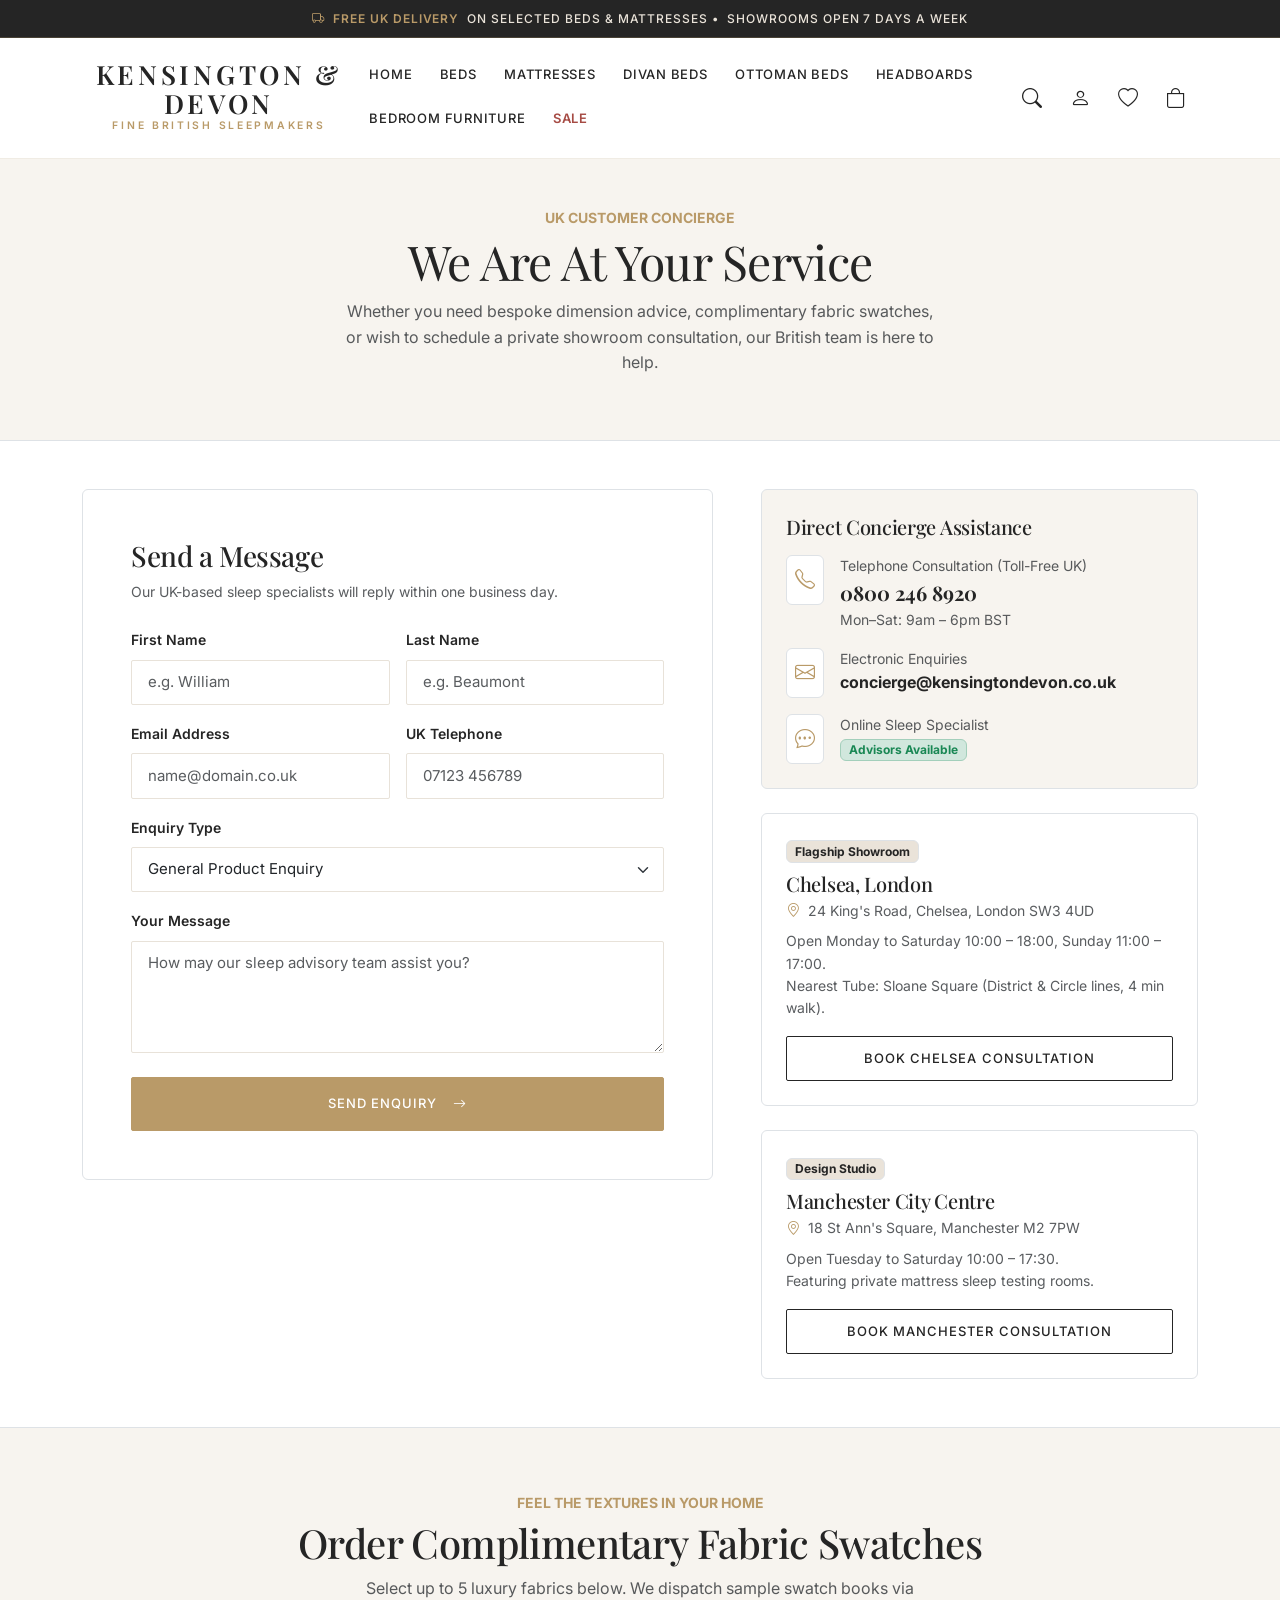
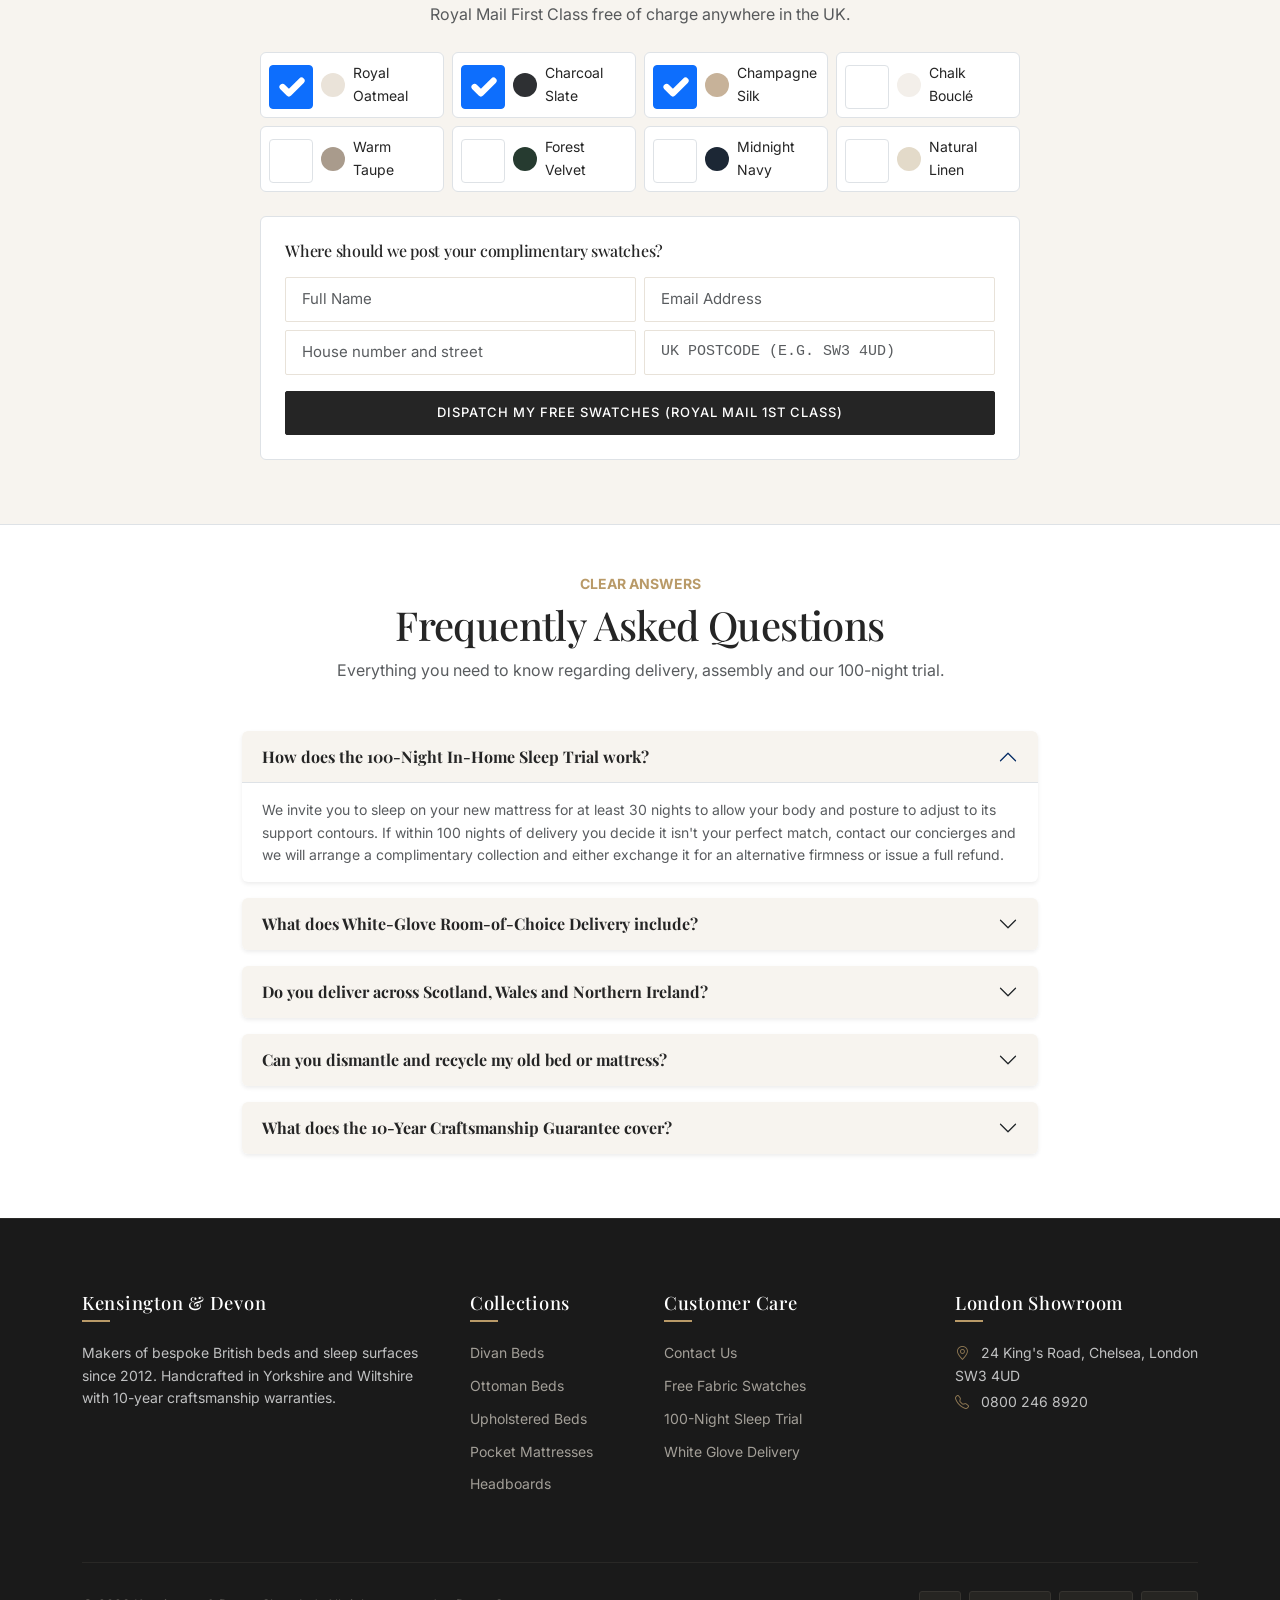
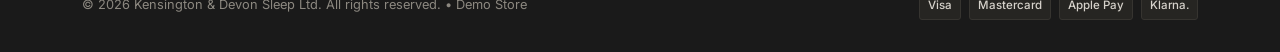
<file: bed-store/contact.html>
<!DOCTYPE html>
<html lang="en-GB">
<head>
  <meta charset="UTF-8">
  <meta name="viewport" content="width=device-width, initial-scale=1.0, maximum-scale=5.0">
  <title>Contact Us &amp; UK Showrooms | Kensington &amp; Devon</title>
  <meta name="description" content="Speak with our UK sleep concierges, request complimentary fabric swatches, or book a private appointment at our Chelsea and Manchester showrooms.">
  <meta name="theme-color" content="#252525">

  <link rel="icon" href="data:image/svg+xml,<svg xmlns='http://www.w3.org/2000/svg' viewBox='0 0 100 100'><text y='.9em' font-size='90'>🛏️</text></svg>">
  <link rel="preconnect" href="https://fonts.googleapis.com">
  <link rel="preconnect" href="https://fonts.gstatic.com" crossorigin>
  <link href="https://fonts.googleapis.com/css2?family=Inter:wght@300;400;500;600;700&family=Playfair+Display:ital,wght@0,400;0,500;0,600;0,700;1,400;1,600&display=swap" rel="stylesheet">
  <link rel="stylesheet" href="https://cdn.jsdelivr.net/npm/bootstrap@5.3.3/dist/css/bootstrap.min.css">
  <link rel="stylesheet" href="https://cdn.jsdelivr.net/npm/bootstrap-icons@1.11.3/font/bootstrap-icons.min.css">
  <link rel="stylesheet" href="css/style.css">
</head>
<body>

  <!-- Announcement Bar -->
  <aside class="announcement-bar px-3" aria-label="Announcement">
    <div class="container-fluid text-center">
      <span class="badge-highlight me-1"><i class="bi bi-truck me-1"></i> FREE UK DELIVERY</span>
      ON SELECTED BEDS & MATTRESSES &bull; 
      <span class="d-none d-sm-inline ms-1">SHOWROOMS OPEN 7 DAYS A WEEK</span>
    </div>
  </aside>

  <!-- Header -->
  <header class="site-header" id="mainHeader">
    <div class="container-xl">
      <div class="d-flex align-items-center justify-content-between py-2 py-lg-3">
        <div class="d-lg-none">
          <button class="header-icon-btn" type="button" data-bs-toggle="offcanvas" data-bs-target="#mobileNavDrawer" aria-label="Open Navigation">
            <i class="bi bi-list fs-2"></i>
          </button>
        </div>

        <div class="header-brand">
          <a href="index.html" class="text-decoration-none d-inline-block">
            <span class="brand-title">Kensington &amp; Devon</span>
            <span class="brand-subtitle">Fine British Sleepmakers</span>
          </a>
        </div>

        <nav class="main-nav d-none d-lg-flex align-items-center justify-content-center" aria-label="Main Navigation">
          <ul class="nav">
            <li class="nav-item"><a class="nav-link" href="index.html">Home</a></li>
            <li class="nav-item"><a class="nav-link" href="shop.html?category=beds">Beds</a></li>
            <li class="nav-item"><a class="nav-link" href="shop.html?category=mattresses">Mattresses</a></li>
            <li class="nav-item"><a class="nav-link" href="shop.html?category=divan-beds">Divan Beds</a></li>
            <li class="nav-item"><a class="nav-link" href="shop.html?category=ottoman-beds">Ottoman Beds</a></li>
            <li class="nav-item"><a class="nav-link" href="shop.html?category=headboards">Headboards</a></li>
            <li class="nav-item"><a class="nav-link" href="shop.html?category=bedroom-furniture">Bedroom Furniture</a></li>
            <li class="nav-item"><a class="nav-link nav-sale" href="shop.html?sale=true">Sale</a></li>
          </ul>
        </nav>

        <div class="header-actions">
          <button class="header-icon-btn" type="button" data-bs-toggle="modal" data-bs-target="#searchModal" aria-label="Search">
            <i class="bi bi-search"></i>
          </button>
          <button class="header-icon-btn d-none d-sm-inline-flex" type="button" data-bs-toggle="modal" data-bs-target="#accountModal" aria-label="Account">
            <i class="bi bi-person"></i>
          </button>
          <button class="header-icon-btn" type="button" data-action="open-wishlist" aria-label="Wishlist">
            <i class="bi bi-heart"></i>
            <span class="icon-badge wishlist-counter-badge" style="display: none;">0</span>
          </button>
          <button class="header-icon-btn" type="button" data-action="open-cart" aria-label="Shopping Basket">
            <i class="bi bi-bag"></i>
            <span class="icon-badge cart-counter-badge" style="display: none;">0</span>
          </button>
        </div>
      </div>
    </div>
  </header>

  <!-- Mobile Nav Drawer -->
  <div class="offcanvas offcanvas-start mobile-nav-drawer" tabindex="-1" id="mobileNavDrawer">
    <div class="offcanvas-header border-bottom p-3">
      <div>
        <span class="font-serif fw-bold fs-5 text-charcoal d-block">Kensington &amp; Devon</span>
        <span class="small text-gold text-uppercase letter-spacing-1">Fine British Sleepmakers</span>
      </div>
      <button type="button" class="btn-close" data-bs-dismiss="offcanvas" aria-label="Close"></button>
    </div>
    <div class="offcanvas-body p-0">
      <nav class="d-flex flex-column">
        <a href="index.html" class="mobile-nav-link">Home <i class="bi bi-chevron-right text-muted small"></i></a>
        <a href="shop.html?category=beds" class="mobile-nav-link">Beds <i class="bi bi-chevron-right text-muted small"></i></a>
        <a href="shop.html?category=mattresses" class="mobile-nav-link">Mattresses <i class="bi bi-chevron-right text-muted small"></i></a>
        <a href="shop.html?category=divan-beds" class="mobile-nav-link">Divan Beds <i class="bi bi-chevron-right text-muted small"></i></a>
        <a href="shop.html?category=ottoman-beds" class="mobile-nav-link">Ottoman Beds <i class="bi bi-chevron-right text-muted small"></i></a>
        <a href="shop.html?category=headboards" class="mobile-nav-link">Headboards <i class="bi bi-chevron-right text-muted small"></i></a>
        <a href="shop.html?category=bedroom-furniture" class="mobile-nav-link">Bedroom Furniture <i class="bi bi-chevron-right text-muted small"></i></a>
        <a href="shop.html?sale=true" class="mobile-nav-link text-sale fw-bold">Luxury Sale <i class="bi bi-chevron-right text-sale small"></i></a>
        <a href="about.html" class="mobile-nav-link">Our British Heritage <i class="bi bi-chevron-right text-muted small"></i></a>
        <a href="contact.html" class="mobile-nav-link active">Showrooms &amp; Contact <i class="bi bi-chevron-right text-muted small"></i></a>
      </nav>
    </div>
  </div>

  <main>
    <!-- Contact Page Header -->
    <section class="bg-ivory py-5 border-bottom">
      <div class="container-xl text-center">
        <span class="text-gold text-uppercase small fw-bold letter-spacing-2 d-block mb-1">UK Customer Concierge</span>
        <h1 class="font-serif display-5 text-charcoal mb-2">We Are At Your Service</h1>
        <p class="text-muted mx-auto" style="max-width: 600px;">
          Whether you need bespoke dimension advice, complimentary fabric swatches, or wish to schedule a private showroom consultation, our British team is here to help.
        </p>
      </div>
    </section>

    <!-- Contact Form & Showroom Cards -->
    <section class="py-5">
      <div class="container-xl">
        <div class="row g-4 g-lg-5">
          
          <!-- Contact Form Column -->
          <div class="col-12 col-lg-7">
            <div class="p-4 p-md-5 bg-pure-white rounded border">
              <h2 class="font-serif h3 text-charcoal mb-2">Send a Message</h2>
              <p class="small text-muted mb-4">Our UK-based sleep specialists will reply within one business day.</p>

              <form id="contactForm" novalidate>
                <div class="row g-3 mb-3">
                  <div class="col-12 col-sm-6">
                    <label class="form-label small fw-semibold" for="contactFirstName">First Name</label>
                    <input type="text" class="form-control" id="contactFirstName" required placeholder="e.g. William">
                  </div>
                  <div class="col-12 col-sm-6">
                    <label class="form-label small fw-semibold" for="contactLastName">Last Name</label>
                    <input type="text" class="form-control" id="contactLastName" required placeholder="e.g. Beaumont">
                  </div>
                </div>

                <div class="row g-3 mb-3">
                  <div class="col-12 col-sm-6">
                    <label class="form-label small fw-semibold" for="contactEmail">Email Address</label>
                    <input type="email" class="form-control" id="contactEmail" required placeholder="name@domain.co.uk">
                  </div>
                  <div class="col-12 col-sm-6">
                    <label class="form-label small fw-semibold" for="contactPhone">UK Telephone</label>
                    <input type="tel" class="form-control" id="contactPhone" placeholder="07123 456789">
                  </div>
                </div>

                <div class="mb-3">
                  <label class="form-label small fw-semibold" for="contactEnquiryType">Enquiry Type</label>
                  <select class="form-select" id="contactEnquiryType" required>
                    <option value="general">General Product Enquiry</option>
                    <option value="bespoke">Bespoke Bed Dimensions &amp; Fabric</option>
                    <option value="delivery">UK Mainland Delivery &amp; Tracking</option>
                    <option value="swatches">Fabric Swatches Order</option>
                    <option value="showroom">Private Showroom Appointment</option>
                    <option value="trial">100-Night Sleep Trial Question</option>
                  </select>
                </div>

                <div class="mb-4">
                  <label class="form-label small fw-semibold" for="contactMessage">Your Message</label>
                  <textarea class="form-control" id="contactMessage" rows="4" required placeholder="How may our sleep advisory team assist you?"></textarea>
                </div>

                <button type="submit" class="btn btn-gold btn-lg w-100 py-3">
                  SEND ENQUIRY <i class="bi bi-arrow-right ms-2"></i>
                </button>
              </form>
            </div>
          </div>

          <!-- Direct UK Concierge Details & Showrooms Column -->
          <div class="col-12 col-lg-5" id="showrooms">
            <div class="d-flex flex-column gap-4">
              
              <!-- Contact Card -->
              <div class="p-4 bg-ivory rounded border">
                <h3 class="font-serif h5 text-charcoal mb-3">Direct Concierge Assistance</h3>
                <div class="d-flex align-items-start gap-3 mb-3">
                  <div class="p-2 bg-white rounded border text-gold"><i class="bi bi-telephone fs-5"></i></div>
                  <div>
                    <span class="small text-muted d-block">Telephone Consultation (Toll-Free UK)</span>
                    <strong class="font-serif text-charcoal fs-5">0800 246 8920</strong>
                    <span class="d-block small text-muted">Mon–Sat: 9am – 6pm BST</span>
                  </div>
                </div>

                <div class="d-flex align-items-start gap-3 mb-3">
                  <div class="p-2 bg-white rounded border text-gold"><i class="bi bi-envelope fs-5"></i></div>
                  <div>
                    <span class="small text-muted d-block">Electronic Enquiries</span>
                    <strong class="text-charcoal">concierge@kensingtondevon.co.uk</strong>
                  </div>
                </div>

                <div class="d-flex align-items-start gap-3">
                  <div class="p-2 bg-white rounded border text-gold"><i class="bi bi-chat-dots fs-5"></i></div>
                  <div>
                    <span class="small text-muted d-block">Online Sleep Specialist</span>
                    <span class="badge bg-success-subtle text-success border border-success-subtle">Advisors Available</span>
                  </div>
                </div>
              </div>

              <!-- Chelsea Showroom Card -->
              <div class="p-4 bg-pure-white rounded border">
                <span class="badge bg-cream text-charcoal border small mb-2">Flagship Showroom</span>
                <h4 class="font-serif h5 text-charcoal mb-1">Chelsea, London</h4>
                <p class="small text-muted mb-2">
                  <i class="bi bi-geo-alt text-gold me-1"></i> 24 King's Road, Chelsea, London SW3 4UD
                </p>
                <p class="small text-muted mb-3">
                  Open Monday to Saturday 10:00 – 18:00, Sunday 11:00 – 17:00.<br>
                  Nearest Tube: Sloane Square (District &amp; Circle lines, 4 min walk).
                </p>
                <button type="button" class="btn btn-outline-dark btn-sm w-100" onclick="alert('Chelsea consultation booking request received! Our concierge will email you to confirm your private time slot.');">
                  Book Chelsea Consultation
                </button>
              </div>

              <!-- Manchester Studio Card -->
              <div class="p-4 bg-pure-white rounded border">
                <span class="badge bg-cream text-charcoal border small mb-2">Design Studio</span>
                <h4 class="font-serif h5 text-charcoal mb-1">Manchester City Centre</h4>
                <p class="small text-muted mb-2">
                  <i class="bi bi-geo-alt text-gold me-1"></i> 18 St Ann's Square, Manchester M2 7PW
                </p>
                <p class="small text-muted mb-3">
                  Open Tuesday to Saturday 10:00 – 17:30.<br>
                  Featuring private mattress sleep testing rooms.
                </p>
                <button type="button" class="btn btn-outline-dark btn-sm w-100" onclick="alert('Manchester consultation booking request received! Our studio will email you to confirm your private time slot.');">
                  Book Manchester Consultation
                </button>
              </div>

            </div>
          </div>

        </div>
      </div>
    </section>

    <!-- Complimentary Fabric Swatch Ordering Section -->
    <section class="py-5 bg-ivory border-top border-bottom" id="swatches">
      <div class="container-xl py-lg-3">
        <div class="text-center mb-4">
          <span class="text-gold text-uppercase small fw-bold letter-spacing-1 d-block mb-1">Feel the Textures In Your Home</span>
          <h2 class="font-serif h1 text-charcoal mb-2">Order Complimentary Fabric Swatches</h2>
          <p class="text-muted mx-auto" style="max-width: 580px;">
            Select up to 5 luxury fabrics below. We dispatch sample swatch books via Royal Mail First Class free of charge anywhere in the UK.
          </p>
        </div>

        <form id="swatchRequestForm" class="mx-auto" style="max-width: 760px;">
          <div class="row g-2 mb-4 row-cols-2 row-cols-sm-3 row-cols-md-4">
            <div class="col">
              <label class="p-2 border rounded bg-white w-100 d-flex align-items-center gap-2 cursor-pointer">
                <input type="checkbox" class="form-check-input swatch-checkbox" value="Royal Oatmeal Velvet" checked>
                <span class="color-swatch-filter flex-shrink-0" style="background-color: #EAE3D9;"></span>
                <span class="small">Royal Oatmeal</span>
              </label>
            </div>
            <div class="col">
              <label class="p-2 border rounded bg-white w-100 d-flex align-items-center gap-2 cursor-pointer">
                <input type="checkbox" class="form-check-input swatch-checkbox" value="Charcoal Slate Velvet" checked>
                <span class="color-swatch-filter flex-shrink-0" style="background-color: #2E3033;"></span>
                <span class="small">Charcoal Slate</span>
              </label>
            </div>
            <div class="col">
              <label class="p-2 border rounded bg-white w-100 d-flex align-items-center gap-2 cursor-pointer">
                <input type="checkbox" class="form-check-input swatch-checkbox" value="Champagne Silk Velvet" checked>
                <span class="color-swatch-filter flex-shrink-0" style="background-color: #C7B299;"></span>
                <span class="small">Champagne Silk</span>
              </label>
            </div>
            <div class="col">
              <label class="p-2 border rounded bg-white w-100 d-flex align-items-center gap-2 cursor-pointer">
                <input type="checkbox" class="form-check-input swatch-checkbox" value="Chalk Bouclé">
                <span class="color-swatch-filter flex-shrink-0" style="background-color: #F3EFEA;"></span>
                <span class="small">Chalk Bouclé</span>
              </label>
            </div>
            <div class="col">
              <label class="p-2 border rounded bg-white w-100 d-flex align-items-center gap-2 cursor-pointer">
                <input type="checkbox" class="form-check-input swatch-checkbox" value="Warm Taupe Bouclé">
                <span class="color-swatch-filter flex-shrink-0" style="background-color: #A99B8C;"></span>
                <span class="small">Warm Taupe</span>
              </label>
            </div>
            <div class="col">
              <label class="p-2 border rounded bg-white w-100 d-flex align-items-center gap-2 cursor-pointer">
                <input type="checkbox" class="form-check-input swatch-checkbox" value="Forest Velvet">
                <span class="color-swatch-filter flex-shrink-0" style="background-color: #263B30;"></span>
                <span class="small">Forest Velvet</span>
              </label>
            </div>
            <div class="col">
              <label class="p-2 border rounded bg-white w-100 d-flex align-items-center gap-2 cursor-pointer">
                <input type="checkbox" class="form-check-input swatch-checkbox" value="Midnight Navy">
                <span class="color-swatch-filter flex-shrink-0" style="background-color: #1C2735;"></span>
                <span class="small">Midnight Navy</span>
              </label>
            </div>
            <div class="col">
              <label class="p-2 border rounded bg-white w-100 d-flex align-items-center gap-2 cursor-pointer">
                <input type="checkbox" class="form-check-input swatch-checkbox" value="Belgian Natural Linen">
                <span class="color-swatch-filter flex-shrink-0" style="background-color: #E3DAC9;"></span>
                <span class="small">Natural Linen</span>
              </label>
            </div>
          </div>

          <div class="bg-white p-3 p-md-4 rounded border">
            <h4 class="font-serif h6 mb-3 text-charcoal">Where should we post your complimentary swatches?</h4>
            <div class="row g-2 mb-3">
              <div class="col-12 col-sm-6">
                <input type="text" class="form-control form-control-sm" id="swatchName" required placeholder="Full Name">
              </div>
              <div class="col-12 col-sm-6">
                <input type="email" class="form-control form-control-sm" id="swatchEmail" required placeholder="Email Address">
              </div>
              <div class="col-12 col-sm-6">
                <input type="text" class="form-control form-control-sm" id="swatchStreet" required placeholder="House number and street">
              </div>
              <div class="col-12 col-sm-6">
                <input type="text" class="form-control form-control-sm text-uppercase font-monospace" id="swatchPostcode" required placeholder="UK Postcode (e.g. SW3 4UD)">
              </div>
            </div>
            <button type="submit" class="btn btn-dark w-100 py-2">
              DISPATCH MY FREE SWATCHES (ROYAL MAIL 1ST CLASS)
            </button>
          </div>
        </form>
      </div>
    </section>

    <!-- Frequently Asked Questions Accordion -->
    <section class="py-5 bg-pure-white" id="faq">
      <div class="container-sm" style="max-width: 820px;">
        <div class="text-center mb-5">
          <span class="text-gold text-uppercase small fw-bold letter-spacing-1 d-block mb-1">Clear Answers</span>
          <h2 class="font-serif h1 text-charcoal mb-2">Frequently Asked Questions</h2>
          <p class="text-muted">Everything you need to know regarding delivery, assembly and our 100-night trial.</p>
        </div>

        <div class="accordion" id="faqAccordion">
          
          <!-- Q1 -->
          <div class="accordion-item border-0 mb-3 rounded overflow-hidden shadow-sm">
            <h3 class="accordion-header" id="headingOne">
              <button class="accordion-button font-serif text-charcoal fw-bold bg-ivory" type="button" data-bs-toggle="collapse" data-bs-target="#collapseOne" aria-expanded="true" aria-controls="collapseOne">
                How does the 100-Night In-Home Sleep Trial work?
              </button>
            </h3>
            <div id="collapseOne" class="accordion-collapse collapse show" aria-labelledby="headingOne" data-bs-parent="#faqAccordion">
              <div class="accordion-body small text-muted">
                We invite you to sleep on your new mattress for at least 30 nights to allow your body and posture to adjust to its support contours. If within 100 nights of delivery you decide it isn't your perfect match, contact our concierges and we will arrange a complimentary collection and either exchange it for an alternative firmness or issue a full refund.
              </div>
            </div>
          </div>

          <!-- Q2 -->
          <div class="accordion-item border-0 mb-3 rounded overflow-hidden shadow-sm">
            <h3 class="accordion-header" id="headingTwo">
              <button class="accordion-button collapsed font-serif text-charcoal fw-bold bg-ivory" type="button" data-bs-toggle="collapse" data-bs-target="#collapseTwo" aria-expanded="false" aria-controls="collapseTwo">
                What does White-Glove Room-of-Choice Delivery include?
              </button>
            </h3>
            <div id="collapseTwo" class="accordion-collapse collapse" aria-labelledby="headingTwo" data-bs-parent="#faqAccordion">
              <div class="accordion-body small text-muted">
                Our logistics service is conducted by a trained 2-person British delivery crew. We phone you 48 hours prior to arrange your 2-hour slot. Upon arrival, we carry the pieces directly into your bedroom of choice (up to the 3rd floor without a lift, or higher with elevator access), unpack everything, and remove all protective transit packaging for recycling.
              </div>
            </div>
          </div>

          <!-- Q3 -->
          <div class="accordion-item border-0 mb-3 rounded overflow-hidden shadow-sm">
            <h3 class="accordion-header" id="headingThree">
              <button class="accordion-button collapsed font-serif text-charcoal fw-bold bg-ivory" type="button" data-bs-toggle="collapse" data-bs-target="#collapseThree" aria-expanded="false" aria-controls="collapseThree">
                Do you deliver across Scotland, Wales and Northern Ireland?
              </button>
            </h3>
            <div id="collapseThree" class="accordion-collapse collapse" aria-labelledby="headingThree" data-bs-parent="#faqAccordion">
              <div class="accordion-body small text-muted">
                Yes. We deliver to mainland England, Wales and Scotland. For Scottish Highlands, Isle of Wight, Isle of Man and Northern Ireland, a modest logistics surcharge applies and delivery lead time may take 5 to 7 additional working days.
              </div>
            </div>
          </div>

          <!-- Q4 -->
          <div class="accordion-item border-0 mb-3 rounded overflow-hidden shadow-sm">
            <h3 class="accordion-header" id="headingFour">
              <button class="accordion-button collapsed font-serif text-charcoal fw-bold bg-ivory" type="button" data-bs-toggle="collapse" data-bs-target="#collapseFour" aria-expanded="false" aria-controls="collapseFour">
                Can you dismantle and recycle my old bed or mattress?
              </button>
            </h3>
            <div id="collapseFour" class="accordion-collapse collapse" aria-labelledby="headingFour" data-bs-parent="#faqAccordion">
              <div class="accordion-body small text-muted">
                Yes. During the online checkout process or when booking with our concierge, you may select our Eco-Disposal service for £45 per item. Our delivery team will bag and take your existing mattress and bedstead, guaranteeing 100% diversion from UK landfill into green reprocessing.
              </div>
            </div>
          </div>

          <!-- Q5 -->
          <div class="accordion-item border-0 mb-3 rounded overflow-hidden shadow-sm">
            <h3 class="accordion-header" id="headingFive">
              <button class="accordion-button collapsed font-serif text-charcoal fw-bold bg-ivory" type="button" data-bs-toggle="collapse" data-bs-target="#collapseFive" aria-expanded="false" aria-controls="collapseFive">
                What does the 10-Year Craftsmanship Guarantee cover?
              </button>
            </h3>
            <div id="collapseFive" class="accordion-collapse collapse" aria-labelledby="headingFive" data-bs-parent="#faqAccordion">
              <div class="accordion-body small text-muted">
                Our guarantee protects against any structural timber defects, frame warpage, joint breakage, gas-lift strut failures, and mattress core pocket spring compression greater than 2.5cm under normal domestic use.
              </div>
            </div>
          </div>

        </div>
      </div>
    </section>
  </main>

  <!-- Footer -->
  <footer class="site-footer">
    <div class="container-xl">
      <div class="row g-4 g-lg-5">
        <div class="col-12 col-md-6 col-lg-4">
          <h3 class="footer-heading">Kensington &amp; Devon</h3>
          <p class="mb-3 text-light opacity-75">
            Makers of bespoke British beds and sleep surfaces since 2012. Handcrafted in Yorkshire and Wiltshire with 10-year craftsmanship warranties.
          </p>
        </div>
        <div class="col-6 col-md-3 col-lg-2">
          <h4 class="footer-heading">Collections</h4>
          <ul class="footer-links">
            <li><a href="shop.html?category=divan-beds">Divan Beds</a></li>
            <li><a href="shop.html?category=ottoman-beds">Ottoman Beds</a></li>
            <li><a href="shop.html?category=upholstered-beds">Upholstered Beds</a></li>
            <li><a href="shop.html?category=mattresses">Pocket Mattresses</a></li>
            <li><a href="shop.html?category=headboards">Headboards</a></li>
          </ul>
        </div>
        <div class="col-6 col-md-3 col-lg-3">
          <h4 class="footer-heading">Customer Care</h4>
          <ul class="footer-links">
            <li><a href="contact.html">Contact Us</a></li>
            <li><a href="#swatches">Free Fabric Swatches</a></li>
            <li><a href="#faq">100-Night Sleep Trial</a></li>
            <li><a href="#faq">White Glove Delivery</a></li>
          </ul>
        </div>
        <div class="col-12 col-md-6 col-lg-3">
          <h4 class="footer-heading">London Showroom</h4>
          <p class="mb-1 text-light opacity-75"><i class="bi bi-geo-alt text-gold me-2"></i> 24 King's Road, Chelsea, London SW3 4UD</p>
          <p class="mb-2 text-light opacity-75"><i class="bi bi-telephone text-gold me-2"></i> 0800 246 8920</p>
        </div>
      </div>
      <div class="footer-bottom d-flex flex-column flex-md-row justify-content-between align-items-center gap-3">
        <div>&copy; 2026 Kensington &amp; Devon Sleep Ltd. All rights reserved. &bull; Demo Store</div>
        <div class="d-flex gap-2">
          <span class="payment-badge">Visa</span>
          <span class="payment-badge">Mastercard</span>
          <span class="payment-badge">Apple Pay</span>
          <span class="payment-badge">Klarna.</span>
        </div>
      </div>
    </div>
  </footer>

  <!-- Modals & Drawers -->
  <div class="modal fade" id="searchModal" tabindex="-1" aria-hidden="true">
    <div class="modal-dialog modal-dialog-centered modal-lg">
      <div class="modal-content border-0 shadow-lg">
        <div class="modal-header border-bottom py-3">
          <div class="input-group">
            <span class="input-group-text bg-transparent border-0 text-gold fs-4"><i class="bi bi-search"></i></span>
            <input type="search" class="form-control border-0 fs-5 ps-1" id="globalSearchInput" placeholder="Search luxury beds, pocket mattresses...">
          </div>
          <button type="button" class="btn-close" data-bs-dismiss="modal"></button>
        </div>
        <div class="modal-body p-0" id="globalSearchResults" style="max-height: 480px; overflow-y: auto;"></div>
      </div>
    </div>
  </div>

  <div class="offcanvas offcanvas-end cart-drawer" tabindex="-1" id="cartDrawer">
    <div class="offcanvas-header cart-drawer-header">
      <div class="d-flex align-items-center gap-2">
        <i class="bi bi-bag fs-5 text-gold"></i>
        <h5 class="offcanvas-title font-serif mb-0">Shopping Basket</h5>
      </div>
      <button type="button" class="btn-close" data-bs-dismiss="offcanvas"></button>
    </div>
    <div id="cartFreeDeliveryNotice" class="px-3 pt-3"></div>
    <div class="offcanvas-body p-0 d-flex flex-column">
      <div id="cartDrawerEmpty" class="text-center p-5 my-auto d-none">
        <i class="bi bi-bag-x fs-1 text-muted opacity-50 d-block mb-3"></i>
        <h5 class="font-serif text-charcoal mb-2">Your basket is empty</h5>
        <a href="shop.html" class="btn btn-gold" data-bs-dismiss="offcanvas">Explore Collection</a>
      </div>
      <div id="cartDrawerItems" class="flex-grow-1 overflow-auto"></div>
      <div id="cartDrawerFooter" class="cart-drawer-footer">
        <div class="d-flex justify-content-between mb-2 small"><span class="text-muted">Subtotal</span><span id="cartDrawerSubtotal" class="fw-semibold">£0</span></div>
        <div class="d-flex justify-content-between mb-2 small"><span class="text-muted">UK Delivery</span><span id="cartDrawerDelivery" class="text-success fw-semibold">FREE</span></div>
        <div class="d-flex justify-content-between mb-3 border-top pt-2"><span class="fw-bold font-serif fs-5">Total</span><span id="cartDrawerTotal" class="fw-bold font-serif fs-5 text-charcoal">£0</span></div>
        <button type="button" class="btn btn-gold w-100 py-3 mb-2" id="btnProceedCheckout">PROCEED TO CHECKOUT</button>
      </div>
    </div>
  </div>

  <div class="offcanvas offcanvas-end cart-drawer" tabindex="-1" id="wishlistDrawer">
    <div class="offcanvas-header cart-drawer-header">
      <div class="d-flex align-items-center gap-2">
        <i class="bi bi-heart fs-5 text-gold"></i>
        <h5 class="offcanvas-title font-serif mb-0">Saved to Wishlist</h5>
      </div>
      <button type="button" class="btn-close" data-bs-dismiss="offcanvas"></button>
    </div>
    <div class="offcanvas-body p-0 d-flex flex-column">
      <div id="wishlistDrawerEmpty" class="text-center p-5 my-auto d-none">
        <i class="bi bi-heart fs-1 text-muted opacity-50 d-block mb-3"></i>
        <h5 class="font-serif text-charcoal mb-2">Your wishlist is empty</h5>
        <a href="shop.html" class="btn btn-gold" data-bs-dismiss="offcanvas">Browse Products</a>
      </div>
      <div id="wishlistDrawerItems" class="flex-grow-1 overflow-auto"></div>
    </div>
  </div>

  <button id="backToTopBtn" class="back-to-top" aria-label="Back to top"><i class="bi bi-chevron-up"></i></button>

  <script src="https://cdn.jsdelivr.net/npm/bootstrap@5.3.3/dist/js/bootstrap.bundle.min.js"></script>
  <script src="js/products.js"></script>
  <script src="js/cart.js"></script>
  <script src="js/script.js"></script>

  <script>
    document.addEventListener('DOMContentLoaded', () => {
      // Contact Form Submission
      const contactForm = document.getElementById('contactForm');
      if (contactForm) {
        contactForm.addEventListener('submit', (e) => {
          e.preventDefault();
          const firstName = document.getElementById('contactFirstName').value || 'Customer';
          contactForm.innerHTML = `
            <div class="alert alert-success p-4 rounded text-center">
              <i class="bi bi-check-circle-fill text-gold fs-1 d-block mb-2"></i>
              <h4 class="font-serif text-charcoal mb-2">Thank You, ${escapeHtml(firstName)}</h4>
              <p class="small text-muted mb-0">Your enquiry has been received by our Chelsea concierge. A sleep specialist will contact you shortly.</p>
            </div>
          `;
          if (window.luxuryCart) {
            window.luxuryCart.showToast("Message sent successfully! Our concierge will reply within 24 hours.", "success");
          }
        });
      }

      // Swatch Request Submission
      const swatchForm = document.getElementById('swatchRequestForm');
      if (swatchForm) {
        swatchForm.addEventListener('submit', (e) => {
          e.preventDefault();
          const checked = Array.from(document.querySelectorAll('.swatch-checkbox:checked')).map(c => c.value);
          const postcode = document.getElementById('swatchPostcode').value || 'UK';

          if (checked.length === 0) {
            alert("Please select at least one fabric swatch to receive samples.");
            return;
          }
          if (checked.length > 5) {
            alert("Please select a maximum of 5 complimentary fabric swatches.");
            return;
          }

          swatchForm.innerHTML = `
            <div class="alert alert-success p-4 rounded text-center">
              <i class="bi bi-box-seam-fill text-gold fs-1 d-block mb-2"></i>
              <h4 class="font-serif text-charcoal mb-2">Swatches Dispatched to ${escapeHtml(postcode.toUpperCase())}</h4>
              <p class="small text-muted mb-0">Your bespoke swatch book (${checked.length} fabrics) has been queued for Royal Mail 1st Class delivery. Please allow 1-2 working days.</p>
            </div>
          `;
          if (window.luxuryCart) {
            window.luxuryCart.showToast("Fabric swatches ordered! Dispatched via Royal Mail 1st Class.", "success");
          }
        });
      }
    });
  </script>
</body>
</html>
</file>
<file: bed-store/css/style.css>
/* ==========================================================================
   KENSINGTON & DEVON - FINE BRITISH BEDS & MATTRESSES
   Luxury British E-Commerce Stylesheet
   Mobile-First Responsive Architecture
   ========================================================================== */

/* --------------------------------------------------------------------------
   1. CSS Custom Properties & Color Palette
   -------------------------------------------------------------------------- */
:root {
  --color-warm-ivory: #F7F4EF;
  --color-cream: #EAE3D9;
  --color-champagne-gold: #B99A68;
  --color-gold-hover: #9F8253;
  --color-charcoal: #252525;
  --color-charcoal-light: #383838;
  --color-pure-white: #FFFFFF;
  --color-soft-taupe: #A99B8C;
  --color-taupe-light: #D4CCC4;
  --color-border: #E8E2D9;
  --color-border-subtle: #F0ECE4;
  --color-text-muted: #6B6862;
  --color-sale: #A64B44;

  --font-serif: 'Playfair Display', Georgia, serif;
  --font-sans: 'Inter', -apple-system, BlinkMacSystemFont, 'Segoe UI', Roboto, sans-serif;

  --header-height: 72px;
  --header-mobile-height: 64px;
  --announcement-height: 38px;
  --transition-smooth: all 0.3s cubic-bezier(0.25, 1, 0.5, 1);
  --box-shadow-luxury: 0 10px 30px -10px rgba(37, 37, 37, 0.08);
  --box-shadow-hover: 0 20px 40px -12px rgba(37, 37, 37, 0.16);
  --box-shadow-drawer: -5px 0 25px rgba(0, 0, 0, 0.15);
}

/* --------------------------------------------------------------------------
   2. Reset, Base Typography & Mobile Foundation
   -------------------------------------------------------------------------- */
*, *::before, *::after {
  box-sizing: border-box;
}

html {
  font-size: 16px;
  scroll-behavior: smooth;
  -webkit-text-size-adjust: 100%;
}

body {
  margin: 0;
  padding: 0;
  font-family: var(--font-sans);
  color: var(--color-charcoal);
  background-color: var(--color-pure-white);
  line-height: 1.6;
  font-weight: 400;
  overflow-x: hidden;
  width: 100%;
}

/* Typography Helpers */
.font-serif {
  font-family: var(--font-serif);
}

.font-sans {
  font-family: var(--font-sans);
}

h1, h2, h3, h4, h5, h6,
.h1, .h2, .h3, .h4, .h5, .h6 {
  font-family: var(--font-serif);
  color: var(--color-charcoal);
  font-weight: 500;
  letter-spacing: -0.015em;
  line-height: 1.25;
}

p {
  color: #4A4A4A;
  margin-bottom: 1rem;
}

a {
  color: var(--color-charcoal);
  text-decoration: none;
  transition: var(--transition-smooth);
}

a:hover {
  color: var(--color-champagne-gold);
}

img {
  max-width: 100%;
  height: auto;
  display: block;
}

/* Minimum 44px touch targets for mobile accessibility */
button,
input,
select,
textarea,
.btn,
.nav-link,
.touch-target {
  min-height: 44px;
  min-width: 44px;
}

/* Color utility classes */
.bg-ivory { background-color: var(--color-warm-ivory) !important; }
.bg-cream { background-color: var(--color-cream) !important; }
.bg-gold { background-color: var(--color-champagne-gold) !important; color: #fff !important; }
.bg-charcoal { background-color: var(--color-charcoal) !important; color: #fff !important; }
.bg-taupe { background-color: var(--color-soft-taupe) !important; }
.text-gold { color: var(--color-champagne-gold) !important; }
.text-charcoal { color: var(--color-charcoal) !important; }
.text-taupe { color: var(--color-soft-taupe) !important; }
.border-gold { border-color: var(--color-champagne-gold) !important; }
.border-subtle { border-color: var(--color-border) !important; }

.hover-gold:hover {
  color: var(--color-champagne-gold) !important;
}

.cursor-pointer {
  cursor: pointer;
}

/* --------------------------------------------------------------------------
   3. Buttons & Form Elements
   -------------------------------------------------------------------------- */
.btn-gold {
  background-color: var(--color-champagne-gold);
  color: var(--color-pure-white);
  border: 1px solid var(--color-champagne-gold);
  font-family: var(--font-sans);
  font-weight: 500;
  letter-spacing: 0.08em;
  text-transform: uppercase;
  font-size: 0.8125rem;
  padding: 0.75rem 1.75rem;
  border-radius: 2px;
  transition: var(--transition-smooth);
  display: inline-flex;
  align-items: center;
  justify-content: center;
  gap: 0.5rem;
}

.btn-gold:hover, .btn-gold:focus {
  background-color: var(--color-gold-hover);
  border-color: var(--color-gold-hover);
  color: var(--color-pure-white);
  transform: translateY(-1px);
  box-shadow: 0 4px 14px rgba(185, 154, 104, 0.35);
}

.btn-outline-gold {
  background-color: transparent;
  color: var(--color-champagne-gold);
  border: 1px solid var(--color-champagne-gold);
  font-family: var(--font-sans);
  font-weight: 500;
  letter-spacing: 0.08em;
  text-transform: uppercase;
  font-size: 0.8125rem;
  padding: 0.75rem 1.75rem;
  border-radius: 2px;
  transition: var(--transition-smooth);
  display: inline-flex;
  align-items: center;
  justify-content: center;
  gap: 0.5rem;
}

.btn-outline-gold:hover, .btn-outline-gold:focus {
  background-color: var(--color-champagne-gold);
  color: var(--color-pure-white);
}

.btn-dark {
  background-color: var(--color-charcoal);
  color: var(--color-pure-white);
  border: 1px solid var(--color-charcoal);
  font-family: var(--font-sans);
  font-weight: 500;
  letter-spacing: 0.08em;
  text-transform: uppercase;
  font-size: 0.8125rem;
  padding: 0.75rem 1.75rem;
  border-radius: 2px;
  transition: var(--transition-smooth);
  display: inline-flex;
  align-items: center;
  justify-content: center;
  gap: 0.5rem;
}

.btn-dark:hover, .btn-dark:focus {
  background-color: #000000;
  border-color: #000000;
  color: var(--color-pure-white);
  transform: translateY(-1px);
}

.btn-outline-dark {
  background-color: transparent;
  color: var(--color-charcoal);
  border: 1px solid var(--color-charcoal);
  font-family: var(--font-sans);
  font-weight: 500;
  letter-spacing: 0.08em;
  text-transform: uppercase;
  font-size: 0.8125rem;
  padding: 0.75rem 1.75rem;
  border-radius: 2px;
  transition: var(--transition-smooth);
  display: inline-flex;
  align-items: center;
  justify-content: center;
  gap: 0.5rem;
}

.btn-outline-dark:hover, .btn-outline-dark:focus, .btn-outline-dark.active {
  background-color: var(--color-charcoal);
  color: var(--color-pure-white);
}

.form-control, .form-select {
  border-color: var(--color-border);
  border-radius: 2px;
  padding: 0.65rem 1rem;
  font-size: 0.9375rem;
  transition: var(--transition-smooth);
}

.form-control:focus, .form-select:focus {
  border-color: var(--color-champagne-gold);
  box-shadow: 0 0 0 3px rgba(185, 154, 104, 0.15);
}

/* --------------------------------------------------------------------------
   4. Announcement Bar
   -------------------------------------------------------------------------- */
.announcement-bar {
  background-color: var(--color-charcoal);
  color: var(--color-cream);
  font-size: 0.75rem;
  letter-spacing: 0.08em;
  font-weight: 500;
  text-transform: uppercase;
  height: var(--announcement-height);
  display: flex;
  align-items: center;
  justify-content: center;
  border-bottom: 1px solid rgba(185, 154, 104, 0.25);
  position: relative;
  z-index: 1040;
}

.announcement-bar .badge-highlight {
  color: var(--color-champagne-gold);
  font-weight: 600;
}

/* --------------------------------------------------------------------------
   5. Sticky Header & Navigation
   -------------------------------------------------------------------------- */
.site-header {
  background-color: rgba(255, 255, 255, 0.96);
  backdrop-filter: blur(10px);
  -webkit-backdrop-filter: blur(10px);
  position: sticky;
  top: 0;
  z-index: 1030;
  border-bottom: 1px solid var(--color-border-subtle);
  transition: background-color 0.3s ease, box-shadow 0.3s ease;
}

.site-header.is-scrolled {
  background-color: rgba(255, 255, 255, 0.98);
  box-shadow: 0 4px 20px rgba(0, 0, 0, 0.05);
}

.header-brand {
  text-align: center;
}

.brand-title {
  font-family: var(--font-serif);
  font-size: 1.35rem;
  font-weight: 600;
  letter-spacing: 0.14em;
  text-transform: uppercase;
  color: var(--color-charcoal);
  display: block;
  line-height: 1.1;
}

.brand-subtitle {
  font-family: var(--font-sans);
  font-size: 0.58rem;
  letter-spacing: 0.26em;
  text-transform: uppercase;
  color: var(--color-champagne-gold);
  display: block;
  font-weight: 600;
}

@media (min-width: 992px) {
  .brand-title {
    font-size: 1.65rem;
  }
  .brand-subtitle {
    font-size: 0.65rem;
  }
}

/* Navigation Links */
.main-nav .nav-link {
  font-size: 0.8125rem;
  font-weight: 500;
  letter-spacing: 0.06em;
  text-transform: uppercase;
  color: var(--color-charcoal);
  padding: 0.6rem 0.85rem;
  position: relative;
  transition: color 0.2s ease;
}

.main-nav .nav-link::after {
  content: '';
  position: absolute;
  bottom: 0.2rem;
  left: 50%;
  width: 0;
  height: 2px;
  background-color: var(--color-champagne-gold);
  transition: width 0.3s ease, left 0.3s ease;
}

.main-nav .nav-link:hover::after,
.main-nav .nav-link.active::after {
  width: 80%;
  left: 10%;
}

.main-nav .nav-link.nav-sale {
  color: var(--color-sale);
  font-weight: 600;
}

/* Header Action Icons */
.header-actions {
  display: flex;
  align-items: center;
  gap: 0.25rem;
}

.header-icon-btn {
  background: transparent;
  border: none;
  color: var(--color-charcoal);
  font-size: 1.25rem;
  width: 44px;
  height: 44px;
  display: inline-flex;
  align-items: center;
  justify-content: center;
  position: relative;
  border-radius: 50%;
  transition: var(--transition-smooth);
}

.header-icon-btn:hover {
  color: var(--color-champagne-gold);
  background-color: var(--color-warm-ivory);
}

.icon-badge {
  position: absolute;
  top: 5px;
  right: 4px;
  background-color: var(--color-champagne-gold);
  color: var(--color-pure-white);
  font-size: 0.65rem;
  font-weight: 600;
  height: 18px;
  min-width: 18px;
  border-radius: 9px;
  display: inline-flex;
  align-items: center;
  justify-content: center;
  padding: 0 4px;
  box-shadow: 0 2px 4px rgba(0, 0, 0, 0.2);
}

/* --------------------------------------------------------------------------
   6. Mobile Slide-out Drawer Navigation
   -------------------------------------------------------------------------- */
.mobile-nav-drawer {
  width: 85vw;
  max-width: 360px;
  background-color: var(--color-warm-ivory);
  border-right: 1px solid var(--color-border);
}

.mobile-nav-link {
  font-family: var(--font-serif);
  font-size: 1.25rem;
  color: var(--color-charcoal);
  padding: 0.85rem 1.25rem;
  display: flex;
  justify-content: space-between;
  align-items: center;
  border-bottom: 1px solid var(--color-border-subtle);
  transition: var(--transition-smooth);
}

.mobile-nav-link:hover, .mobile-nav-link.active {
  color: var(--color-champagne-gold);
  padding-left: 1.5rem;
  background-color: rgba(234, 227, 217, 0.4);
}

.mobile-nav-link.text-sale {
  color: var(--color-sale);
}

/* --------------------------------------------------------------------------
   7. Hero Section
   -------------------------------------------------------------------------- */
.hero-section {
  position: relative;
  min-height: 82vh;
  display: flex;
  align-items: center;
  background-color: var(--color-warm-ivory);
  overflow: hidden;
}

.hero-bg-media {
  position: absolute;
  top: 0;
  left: 0;
  width: 100%;
  height: 100%;
  z-index: 1;
}

.hero-bg-media img {
  width: 100%;
  height: 100%;
  object-fit: cover;
  object-position: center;
}

.hero-overlay {
  position: absolute;
  top: 0;
  left: 0;
  width: 100%;
  height: 100%;
  background: linear-gradient(
    90deg,
    rgba(247, 244, 239, 0.94) 0%,
    rgba(247, 244, 239, 0.82) 45%,
    rgba(247, 244, 239, 0.25) 100%
  );
  z-index: 2;
}

/* Mobile hero overlay adjustment for legible text */
@media (max-width: 767.98px) {
  .hero-section {
    min-height: 85vh;
  }
  .hero-overlay {
    background: linear-gradient(
      180deg,
      rgba(247, 244, 239, 0.92) 0%,
      rgba(247, 244, 239, 0.85) 65%,
      rgba(247, 244, 239, 0.95) 100%
    );
  }
}

.hero-content {
  position: relative;
  z-index: 3;
  padding-top: 3rem;
  padding-bottom: 3rem;
}

.hero-pill-badge {
  display: inline-flex;
  align-items: center;
  gap: 0.5rem;
  background-color: rgba(255, 255, 255, 0.85);
  backdrop-filter: blur(6px);
  border: 1px solid var(--color-border);
  padding: 0.4rem 1rem;
  border-radius: 50px;
  font-size: 0.72rem;
  font-weight: 600;
  letter-spacing: 0.12em;
  text-transform: uppercase;
  color: var(--color-charcoal);
  margin-bottom: 1.25rem;
}

.hero-title {
  font-size: 2.5rem;
  line-height: 1.15;
  margin-bottom: 1.25rem;
}

@media (min-width: 768px) {
  .hero-title {
    font-size: 3.5rem;
  }
}

@media (min-width: 1200px) {
  .hero-title {
    font-size: 4.25rem;
  }
}

.hero-subtitle {
  font-size: 1.05rem;
  line-height: 1.6;
  color: #4A4A4A;
  margin-bottom: 2rem;
  max-width: 540px;
}

.hero-trust-bar {
  display: flex;
  align-items: center;
  gap: 1.5rem;
  flex-wrap: wrap;
  margin-top: 2.5rem;
  padding-top: 1.5rem;
  border-top: 1px solid rgba(169, 155, 140, 0.3);
}

.trust-item {
  display: flex;
  align-items: center;
  gap: 0.5rem;
  font-size: 0.8125rem;
  color: var(--color-charcoal);
  font-weight: 500;
}

/* --------------------------------------------------------------------------
   8. Category Cards Section
   -------------------------------------------------------------------------- */
.category-card {
  position: relative;
  border-radius: 2px;
  overflow: hidden;
  background-color: var(--color-warm-ivory);
  transition: var(--transition-smooth);
  box-shadow: 0 4px 15px rgba(0, 0, 0, 0.04);
}

.category-card:hover {
  transform: translateY(-5px);
  box-shadow: var(--box-shadow-hover);
}

.category-image-wrap {
  position: relative;
  overflow: hidden;
  aspect-ratio: 4 / 4.8;
}

.category-image-wrap img {
  width: 100%;
  height: 100%;
  object-fit: cover;
  transition: transform 0.8s cubic-bezier(0.25, 1, 0.5, 1);
}

.category-card:hover .category-image-wrap img {
  transform: scale(1.06);
}

.category-card-overlay {
  position: absolute;
  bottom: 0;
  left: 0;
  width: 100%;
  padding: 1.5rem 1.25rem 1.25rem;
  background: linear-gradient(0deg, rgba(20, 20, 20, 0.85) 0%, rgba(20, 20, 20, 0.4) 60%, transparent 100%);
  color: #ffffff;
  display: flex;
  flex-direction: column;
  justify-content: flex-end;
  transition: var(--transition-smooth);
}

.category-title {
  font-size: 1.2rem;
  color: #ffffff;
  margin-bottom: 0.25rem;
  font-weight: 500;
}

@media (min-width: 768px) {
  .category-title {
    font-size: 1.35rem;
  }
}

.category-link {
  font-size: 0.75rem;
  text-transform: uppercase;
  letter-spacing: 0.1em;
  color: var(--color-champagne-gold);
  font-weight: 600;
  display: inline-flex;
  align-items: center;
  gap: 0.35rem;
  transition: gap 0.3s ease;
}

.category-card:hover .category-link {
  gap: 0.7rem;
  color: #ffffff;
}

/* --------------------------------------------------------------------------
   9. Product Cards
   -------------------------------------------------------------------------- */
.product-card {
  position: relative;
  background-color: var(--color-pure-white);
  border: 1px solid var(--color-border);
  border-radius: 2px;
  overflow: hidden;
  transition: var(--transition-smooth);
  height: 100%;
  display: flex;
  flex-direction: column;
}

.product-card:hover {
  border-color: var(--color-champagne-gold);
  box-shadow: var(--box-shadow-hover);
  transform: translateY(-4px);
}

.product-media-wrap {
  position: relative;
  overflow: hidden;
  aspect-ratio: 1 / 1;
  background-color: var(--color-warm-ivory);
}

.product-media-wrap img {
  width: 100%;
  height: 100%;
  object-fit: cover;
  transition: transform 0.6s ease;
}

.product-card:hover .product-media-wrap img {
  transform: scale(1.05);
}

/* Badges on product image */
.product-badge-pill {
  position: absolute;
  top: 12px;
  left: 12px;
  font-size: 0.68rem;
  font-weight: 600;
  letter-spacing: 0.08em;
  text-transform: uppercase;
  padding: 0.3rem 0.65rem;
  border-radius: 2px;
  z-index: 4;
}

.badge-gold {
  background-color: var(--color-champagne-gold);
  color: #ffffff;
}

.badge-sale {
  background-color: var(--color-sale);
  color: #ffffff;
}

.badge-new {
  background-color: var(--color-charcoal);
  color: #ffffff;
}

.badge-accent {
  background-color: var(--color-soft-taupe);
  color: #ffffff;
}

/* Floating Wishlist Button */
.product-wishlist-btn {
  position: absolute;
  top: 10px;
  right: 10px;
  width: 38px;
  height: 38px;
  border-radius: 50%;
  background-color: rgba(255, 255, 255, 0.9);
  backdrop-filter: blur(4px);
  border: 1px solid rgba(0, 0, 0, 0.08);
  display: inline-flex;
  align-items: center;
  justify-content: center;
  color: var(--color-charcoal);
  font-size: 1rem;
  z-index: 5;
  transition: var(--transition-smooth);
}

.product-wishlist-btn:hover {
  background-color: var(--color-pure-white);
  color: var(--color-sale);
  transform: scale(1.1);
}

.product-wishlist-btn.active {
  color: var(--color-sale);
}

/* Quick View Hover Button overlay */
.product-quick-view-overlay {
  position: absolute;
  bottom: 10px;
  left: 10px;
  right: 10px;
  z-index: 6;
  opacity: 0;
  transform: translateY(10px);
  transition: opacity 0.3s ease, transform 0.3s ease;
}

.product-card:hover .product-quick-view-overlay,
.product-media-wrap:focus-within .product-quick-view-overlay {
  opacity: 1;
  transform: translateY(0);
}

@media (max-width: 991.98px) {
  /* On touch devices, keep quick view button subtly accessible */
  .product-quick-view-overlay {
    opacity: 0.92;
    transform: translateY(0);
    bottom: 6px;
    left: 6px;
    right: 6px;
  }
}

.product-info {
  padding: 1.25rem;
  display: flex;
  flex-direction: column;
  flex-grow: 1;
}

.product-category-sub {
  font-size: 0.72rem;
  text-transform: uppercase;
  letter-spacing: 0.08em;
  color: var(--color-soft-taupe);
  font-weight: 600;
  margin-bottom: 0.35rem;
}

.product-title-link {
  font-family: var(--font-serif);
  font-size: 1.05rem;
  font-weight: 500;
  color: var(--color-charcoal);
  margin-bottom: 0.5rem;
  line-height: 1.35;
  display: -webkit-box;
  -webkit-line-clamp: 2;
  -webkit-box-orient: vertical;
  overflow: hidden;
  height: 2.7rem;
}

.product-title-link:hover {
  color: var(--color-champagne-gold);
}

.product-rating {
  font-size: 0.8rem;
  margin-bottom: 0.65rem;
  display: flex;
  align-items: center;
  gap: 0.35rem;
}

.product-pricing {
  margin-top: auto;
  padding-top: 0.75rem;
  margin-bottom: 1rem;
  display: flex;
  align-items: baseline;
  gap: 0.6rem;
}

.current-price {
  font-family: var(--font-serif);
  font-size: 1.25rem;
  font-weight: 600;
  color: var(--color-charcoal);
}

.previous-price {
  font-size: 0.9rem;
  color: var(--color-text-muted);
  text-decoration: line-through;
}

.product-actions {
  display: grid;
  grid-template-columns: 1fr;
  gap: 0.5rem;
}

/* --------------------------------------------------------------------------
   10. Promotional Banner Section
   -------------------------------------------------------------------------- */
.promo-banner-section {
  position: relative;
  background-color: var(--color-charcoal);
  color: #ffffff;
  padding: 5rem 0;
  overflow: hidden;
}

.promo-banner-bg {
  position: absolute;
  top: 0;
  left: 0;
  width: 100%;
  height: 100%;
  z-index: 1;
}

.promo-banner-bg img {
  width: 100%;
  height: 100%;
  object-fit: cover;
  opacity: 0.32;
}

.promo-content {
  position: relative;
  z-index: 2;
  text-align: center;
  max-width: 720px;
  margin: 0 auto;
}

.promo-headline {
  font-size: 2.25rem;
  color: #ffffff;
  margin-bottom: 1.25rem;
}

@media (min-width: 768px) {
  .promo-headline {
    font-size: 3.25rem;
  }
}

.promo-desc {
  font-size: 1.1rem;
  color: var(--color-cream);
  margin-bottom: 2rem;
  font-weight: 300;
}

/* --------------------------------------------------------------------------
   11. Why Choose Us (Trust Cards)
   -------------------------------------------------------------------------- */
.trust-card {
  padding: 2rem 1.5rem;
  background-color: var(--color-warm-ivory);
  border: 1px solid var(--color-border);
  border-radius: 2px;
  text-align: center;
  height: 100%;
  transition: var(--transition-smooth);
}

.trust-card:hover {
  background-color: #ffffff;
  border-color: var(--color-champagne-gold);
  transform: translateY(-3px);
  box-shadow: var(--box-shadow-luxury);
}

.trust-icon-box {
  width: 58px;
  height: 58px;
  border-radius: 50%;
  background-color: #ffffff;
  border: 1px solid var(--color-border);
  color: var(--color-champagne-gold);
  font-size: 1.5rem;
  display: inline-flex;
  align-items: center;
  justify-content: center;
  margin-bottom: 1.25rem;
  transition: var(--transition-smooth);
}

.trust-card:hover .trust-icon-box {
  background-color: var(--color-champagne-gold);
  color: #ffffff;
  border-color: var(--color-champagne-gold);
}

.trust-title {
  font-size: 1.1rem;
  margin-bottom: 0.5rem;
}

.trust-desc {
  font-size: 0.875rem;
  color: var(--color-text-muted);
  margin-bottom: 0;
  line-height: 1.5;
}

/* --------------------------------------------------------------------------
   12. Sleep Comfort Section (Mattress Guide)
   -------------------------------------------------------------------------- */
.comfort-card {
  background-color: var(--color-pure-white);
  border: 1px solid var(--color-border);
  border-radius: 2px;
  overflow: hidden;
  height: 100%;
  display: flex;
  flex-direction: column;
  transition: var(--transition-smooth);
}

.comfort-card:hover {
  border-color: var(--color-champagne-gold);
  box-shadow: var(--box-shadow-hover);
  transform: translateY(-4px);
}

.comfort-media {
  aspect-ratio: 16 / 10;
  overflow: hidden;
}

.comfort-media img {
  width: 100%;
  height: 100%;
  object-fit: cover;
  transition: transform 0.6s ease;
}

.comfort-card:hover .comfort-media img {
  transform: scale(1.04);
}

.comfort-body {
  padding: 1.5rem;
  display: flex;
  flex-direction: column;
  flex-grow: 1;
}

.firmness-meter {
  display: flex;
  align-items: center;
  gap: 0.5rem;
  margin-bottom: 1rem;
  font-size: 0.78rem;
  color: var(--color-soft-taupe);
  font-weight: 600;
  text-transform: uppercase;
}

.firmness-dots {
  display: flex;
  gap: 4px;
}

.firmness-dot {
  width: 8px;
  height: 8px;
  border-radius: 50%;
  background-color: #E0DDD7;
}

.firmness-dot.active {
  background-color: var(--color-champagne-gold);
}

/* --------------------------------------------------------------------------
   13. Bedroom Inspiration Gallery
   -------------------------------------------------------------------------- */
.inspiration-card {
  position: relative;
  overflow: hidden;
  border-radius: 2px;
  aspect-ratio: 4 / 5;
  background-color: var(--color-warm-ivory);
}

.inspiration-card img {
  width: 100%;
  height: 100%;
  object-fit: cover;
  transition: transform 0.8s cubic-bezier(0.25, 1, 0.5, 1);
}

.inspiration-card:hover img {
  transform: scale(1.06);
}

.inspiration-overlay {
  position: absolute;
  inset: 0;
  background: linear-gradient(0deg, rgba(20, 20, 20, 0.85) 0%, rgba(20, 20, 20, 0.2) 50%, transparent 100%);
  display: flex;
  flex-direction: column;
  justify-content: flex-end;
  padding: 1.5rem;
  color: #ffffff;
}

.inspiration-tag {
  font-size: 0.68rem;
  letter-spacing: 0.12em;
  text-transform: uppercase;
  color: var(--color-champagne-gold);
  font-weight: 600;
  margin-bottom: 0.35rem;
}

.inspiration-title {
  font-size: 1.25rem;
  color: #ffffff;
  margin-bottom: 0.5rem;
}

.inspiration-caption {
  font-size: 0.82rem;
  color: var(--color-cream);
  line-height: 1.4;
  margin-bottom: 0.75rem;
}

/* --------------------------------------------------------------------------
   14. Testimonial Carousel
   -------------------------------------------------------------------------- */
.review-card {
  background-color: var(--color-warm-ivory);
  border: 1px solid var(--color-border);
  padding: 2.25rem 2rem;
  border-radius: 2px;
  height: 100%;
  display: flex;
  flex-direction: column;
  position: relative;
}

.review-quote-icon {
  font-size: 2.5rem;
  color: var(--color-champagne-gold);
  opacity: 0.4;
  line-height: 1;
  margin-bottom: 1rem;
}

.review-text {
  font-family: var(--font-serif);
  font-style: italic;
  font-size: 1.05rem;
  line-height: 1.6;
  color: var(--color-charcoal);
  margin-bottom: 1.5rem;
  flex-grow: 1;
}

.review-author {
  display: flex;
  align-items: center;
  justify-content: space-between;
  border-top: 1px solid var(--color-border);
  padding-top: 1rem;
}

.author-name {
  font-weight: 600;
  font-size: 0.9rem;
  color: var(--color-charcoal);
  margin-bottom: 0.15rem;
}

.author-product {
  font-size: 0.75rem;
  color: var(--color-text-muted);
}

/* --------------------------------------------------------------------------
   15. Newsletter Section
   -------------------------------------------------------------------------- */
.newsletter-section {
  background-color: var(--color-charcoal);
  color: #ffffff;
  padding: 5rem 0;
  border-top: 1px solid rgba(185, 154, 104, 0.3);
}

.newsletter-input-group {
  display: flex;
  flex-direction: column;
  gap: 0.75rem;
}

@media (min-width: 576px) {
  .newsletter-input-group {
    flex-direction: row;
    gap: 0;
  }
  .newsletter-input-group .form-control {
    border-top-right-radius: 0;
    border-bottom-right-radius: 0;
  }
  .newsletter-input-group .btn {
    border-top-left-radius: 0;
    border-bottom-left-radius: 0;
  }
}

/* --------------------------------------------------------------------------
   16. Luxury Footer
   -------------------------------------------------------------------------- */
.site-footer {
  background-color: #1A1A1A;
  color: #BDB9B3;
  padding-top: 4.5rem;
  padding-bottom: 2rem;
  border-top: 1px solid #2B2A28;
  font-size: 0.875rem;
}

.footer-heading {
  font-family: var(--font-serif);
  font-size: 1.15rem;
  color: #ffffff;
  letter-spacing: 0.04em;
  margin-bottom: 1.25rem;
  position: relative;
  padding-bottom: 0.5rem;
}

.footer-heading::after {
  content: '';
  position: absolute;
  bottom: 0;
  left: 0;
  width: 28px;
  height: 2px;
  background-color: var(--color-champagne-gold);
}

.footer-links {
  list-style: none;
  padding: 0;
  margin: 0;
}

.footer-links li {
  margin-bottom: 0.65rem;
}

.footer-links a {
  color: #A39F98;
  transition: var(--transition-smooth);
}

.footer-links a:hover {
  color: var(--color-champagne-gold);
  padding-left: 4px;
}

.footer-social-link {
  width: 38px;
  height: 38px;
  border-radius: 50%;
  border: 1px solid #363430;
  color: #ffffff;
  display: inline-flex;
  align-items: center;
  justify-content: center;
  transition: var(--transition-smooth);
}

.footer-social-link:hover {
  background-color: var(--color-champagne-gold);
  border-color: var(--color-champagne-gold);
  color: #ffffff;
  transform: translateY(-2px);
}

.footer-bottom {
  margin-top: 3.5rem;
  padding-top: 1.75rem;
  border-top: 1px solid #292826;
  font-size: 0.8rem;
  color: #8C8880;
}

.payment-badge {
  display: inline-flex;
  align-items: center;
  justify-content: center;
  background-color: #262522;
  border: 1px solid #363430;
  border-radius: 3px;
  padding: 4px 8px;
  font-size: 0.72rem;
  color: #D6D2CB;
  font-weight: 500;
}

/* --------------------------------------------------------------------------
   17. Product Listing & Filter Page (shop.html)
   -------------------------------------------------------------------------- */
.filter-sidebar {
  background-color: var(--color-warm-ivory);
  border: 1px solid var(--color-border);
  border-radius: 2px;
  padding: 1.5rem;
}

.filter-group {
  border-bottom: 1px solid var(--color-border);
  padding-bottom: 1.25rem;
  margin-bottom: 1.25rem;
}

.filter-group:last-child {
  border-bottom: none;
  padding-bottom: 0;
  margin-bottom: 0;
}

.filter-title {
  font-family: var(--font-serif);
  font-size: 0.95rem;
  font-weight: 600;
  margin-bottom: 0.85rem;
  color: var(--color-charcoal);
  text-transform: uppercase;
  letter-spacing: 0.05em;
}

.filter-checkbox-label {
  font-size: 0.85rem;
  color: #4A4A4A;
  cursor: pointer;
  display: flex;
  align-items: center;
  justify-content: space-between;
  width: 100%;
}

.filter-checkbox-label:hover {
  color: var(--color-champagne-gold);
}

/* Color Swatch Filter Circles */
.color-swatch-filter {
  width: 24px;
  height: 24px;
  border-radius: 50%;
  border: 2px solid transparent;
  display: inline-block;
  cursor: pointer;
  position: relative;
  transition: transform 0.2s ease, border-color 0.2s ease;
}

.color-swatch-filter:hover {
  transform: scale(1.15);
}

.color-swatch-filter.active {
  border-color: var(--color-charcoal);
  box-shadow: 0 0 0 2px var(--color-champagne-gold);
}

/* Active filter pills */
.active-filter-pill {
  background-color: var(--color-cream);
  border: 1px solid var(--color-border);
  font-size: 0.75rem;
  padding: 0.25rem 0.65rem;
  border-radius: 50px;
  display: inline-flex;
  align-items: center;
  gap: 0.35rem;
}

/* --------------------------------------------------------------------------
   18. Product Details Page (product.html)
   -------------------------------------------------------------------------- */
.product-gallery-main {
  border: 1px solid var(--color-border);
  border-radius: 2px;
  overflow: hidden;
  background-color: var(--color-warm-ivory);
  aspect-ratio: 1 / 1;
}

.product-gallery-main img {
  width: 100%;
  height: 100%;
  object-fit: cover;
  transition: transform 0.4s ease;
}

.product-thumb-strip {
  display: flex;
  gap: 0.5rem;
  overflow-x: auto;
  padding-bottom: 0.5rem;
}

.product-thumb-item {
  width: 76px;
  height: 76px;
  border: 2px solid var(--color-border);
  border-radius: 2px;
  overflow: hidden;
  cursor: pointer;
  flex-shrink: 0;
  transition: border-color 0.2s ease;
}

.product-thumb-item.active,
.product-thumb-item:hover {
  border-color: var(--color-champagne-gold);
}

.product-thumb-item img {
  width: 100%;
  height: 100%;
  object-fit: cover;
}

/* Variation Buttons (Sizes, Storage) */
.variation-btn {
  border: 1px solid var(--color-border);
  background-color: #ffffff;
  padding: 0.55rem 0.95rem;
  font-size: 0.8125rem;
  border-radius: 2px;
  cursor: pointer;
  transition: var(--transition-smooth);
  text-align: left;
}

.variation-btn:hover {
  border-color: var(--color-champagne-gold);
}

.variation-btn.active {
  border-color: var(--color-charcoal);
  background-color: var(--color-charcoal);
  color: #ffffff;
}

.variation-btn.active .variation-price {
  color: var(--color-champagne-gold);
}

/* Colour Swatch in PDP */
.swatch-circle {
  width: 32px;
  height: 32px;
  border-radius: 50%;
  border: 2px solid #ffffff;
  box-shadow: 0 0 0 1px var(--color-border);
  cursor: pointer;
  transition: transform 0.2s ease, box-shadow 0.2s ease;
  position: relative;
}

.swatch-circle:hover {
  transform: scale(1.12);
}

.swatch-circle.active {
  box-shadow: 0 0 0 2px var(--color-charcoal), 0 0 0 4px var(--color-champagne-gold);
}

/* Quantity Stepper */
.quantity-stepper {
  display: inline-flex;
  align-items: center;
  border: 1px solid var(--color-border);
  background-color: #ffffff;
  border-radius: 2px;
}

.quantity-stepper button {
  background: transparent;
  border: none;
  width: 38px;
  height: 44px;
  font-size: 1.1rem;
  color: var(--color-charcoal);
  display: inline-flex;
  align-items: center;
  justify-content: center;
  transition: background-color 0.2s ease;
}

.quantity-stepper button:hover {
  background-color: var(--color-warm-ivory);
}

.quantity-stepper input {
  width: 44px;
  text-align: center;
  border: none;
  font-weight: 600;
  background: transparent;
}

.quantity-stepper input:focus {
  outline: none;
}

/* Product Tabs / Accordion */
.pdp-nav-tabs .nav-link {
  font-family: var(--font-serif);
  font-size: 1.05rem;
  color: var(--color-charcoal);
  border: none;
  border-bottom: 2px solid transparent;
  padding: 0.75rem 1.5rem;
  border-radius: 0;
}

.pdp-nav-tabs .nav-link.active {
  color: var(--color-champagne-gold);
  border-bottom-color: var(--color-champagne-gold);
  background: transparent;
}

/* --------------------------------------------------------------------------
   19. Cart & Wishlist Offcanvas Drawers
   -------------------------------------------------------------------------- */
.cart-drawer {
  width: 100vw;
  max-width: 440px;
  background-color: #ffffff;
  box-shadow: var(--box-shadow-drawer);
}

.cart-drawer-header {
  border-bottom: 1px solid var(--color-border);
  padding: 1.25rem 1.5rem;
}

.cart-item-row {
  transition: background-color 0.2s ease;
}

.cart-item-row:hover {
  background-color: #FDFBF8;
}

.cart-drawer-footer {
  border-top: 1px solid var(--color-border);
  padding: 1.5rem;
  background-color: var(--color-warm-ivory);
}

/* --------------------------------------------------------------------------
   20. Back to Top Button
   -------------------------------------------------------------------------- */
.back-to-top {
  position: fixed;
  bottom: 24px;
  right: 24px;
  width: 46px;
  height: 46px;
  border-radius: 50%;
  background-color: var(--color-charcoal);
  color: #ffffff;
  border: 1px solid var(--color-champagne-gold);
  display: inline-flex;
  align-items: center;
  justify-content: center;
  font-size: 1.2rem;
  z-index: 1020;
  opacity: 0;
  visibility: hidden;
  transform: translateY(15px);
  transition: var(--transition-smooth);
  box-shadow: 0 4px 15px rgba(0, 0, 0, 0.18);
}

.back-to-top.visible {
  opacity: 1;
  visibility: visible;
  transform: translateY(0);
}

.back-to-top:hover {
  background-color: var(--color-champagne-gold);
  color: #ffffff;
  transform: translateY(-3px);
}

/* --------------------------------------------------------------------------
   21. Mobile Responsiveness Fine-Tuning
   -------------------------------------------------------------------------- */
@media (max-width: 575.98px) {
  /* Ultra small screens (320px - 375px) */
  .container {
    padding-left: 14px;
    padding-right: 14px;
  }
  .hero-title {
    font-size: 2.15rem;
  }
  .product-info {
    padding: 0.85rem;
  }
  .product-title-link {
    font-size: 0.95rem;
  }
  .current-price {
    font-size: 1.1rem;
  }
  .btn-gold, .btn-dark, .btn-outline-gold, .btn-outline-dark {
    padding: 0.65rem 1.25rem;
    font-size: 0.75rem;
  }
  .trust-card {
    padding: 1.5rem 1rem;
  }
}
</file>
